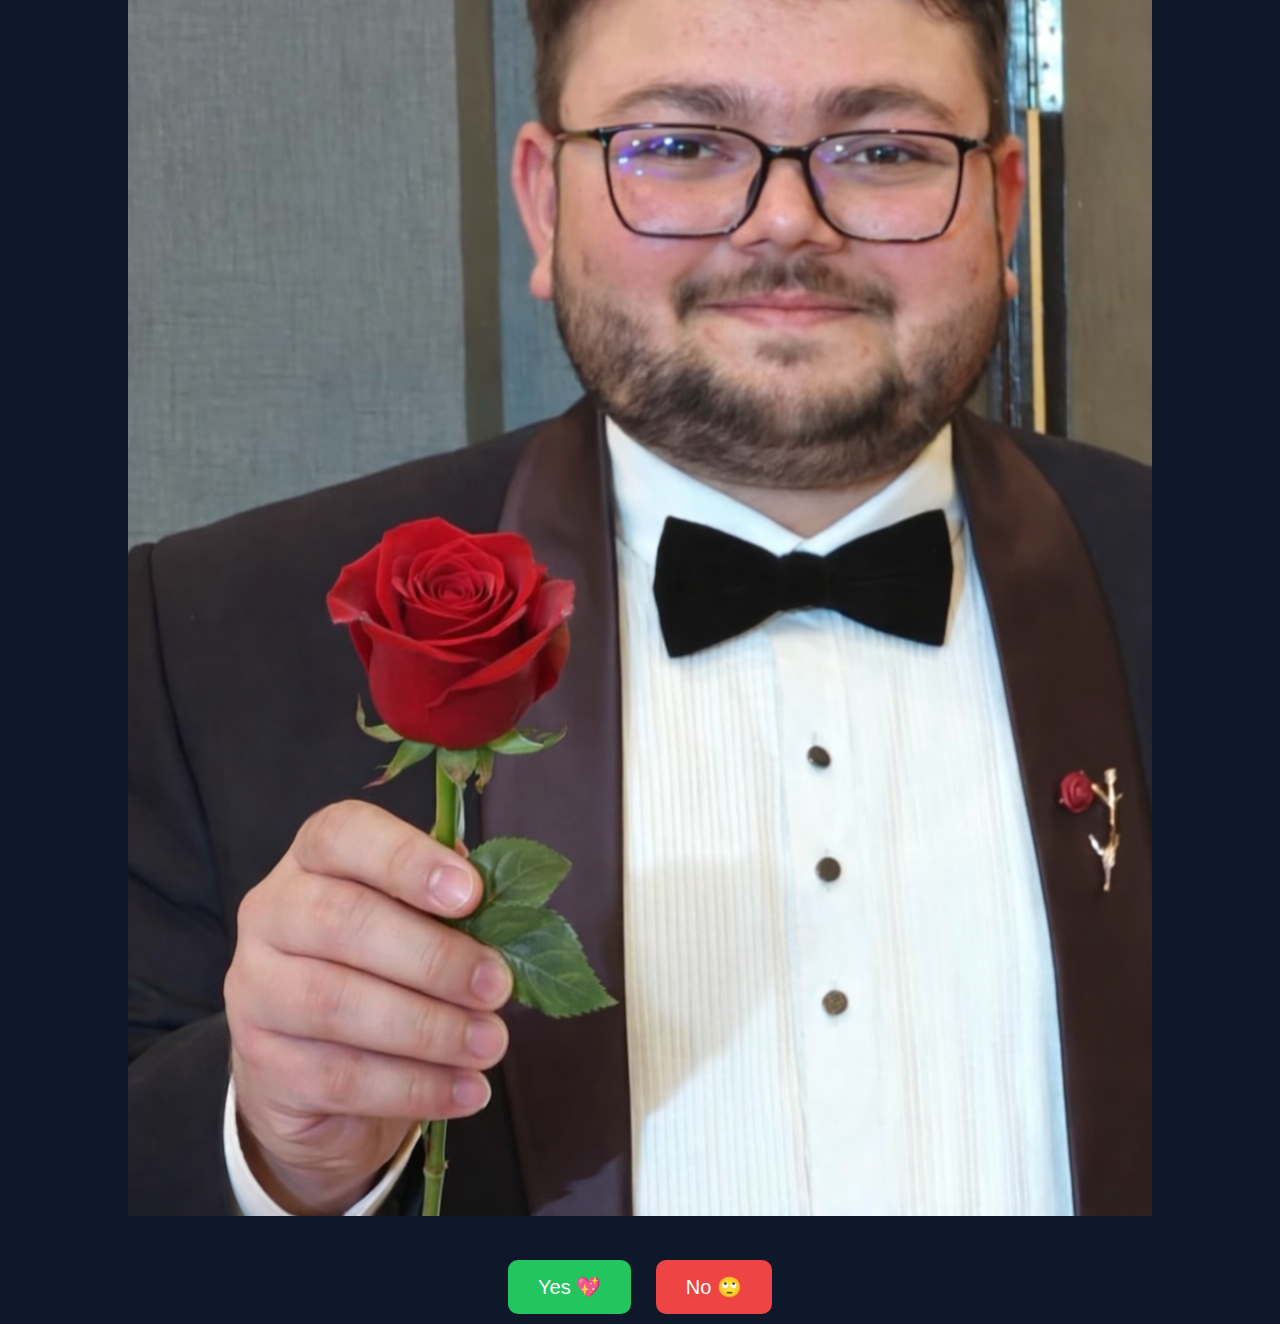
<file: index.html>
<!DOCTYPE html>
<html lang="en">
<head>
  <meta charset="UTF-8" />
  <title>Be My Valentine💚</title>
  <link rel="stylesheet" href="style.css" />
</head>
<body>
  <div class="container">
    <h1>Be My <span>Valentine</span></h1>

    <!-- Image -->
    <img id="reactionImage" src="img1.jpg" class="reaction-img" />

    <!-- Buttons -->
    <div class="buttons">
      <button class="yes-button" onclick="handleYesClick()">Yes 💖</button>
      <button class="no-button" onclick="handleNoClick()">No 🙄</button>
    </div>
  </div>

  <script src="script.js"></script>
</body>
</html>
</file>
<file: style.css>
body {
  margin: 0;
  height: 100vh;
  display: flex;
  justify-content: center;
  align-items: center;
  background: #0f172a;
  font-family: Arial, sans-serif;
}

.container {
  text-align: center;
}

h1 {
  color: white;
  font-size: 42px;
}

h1 span {
  color: #9eff00;
}

.buttons {
  margin-top: 30px;
}

button {
  padding: 15px 30px;
  font-size: 20px;
  margin: 10px;
  border: none;
  border-radius: 10px;
  cursor: pointer;
}

.yes-button {
  background: #22c55e;
  color: white;
}

.no-button {
  background: #ef4444;
  color: white;
}
</file>
